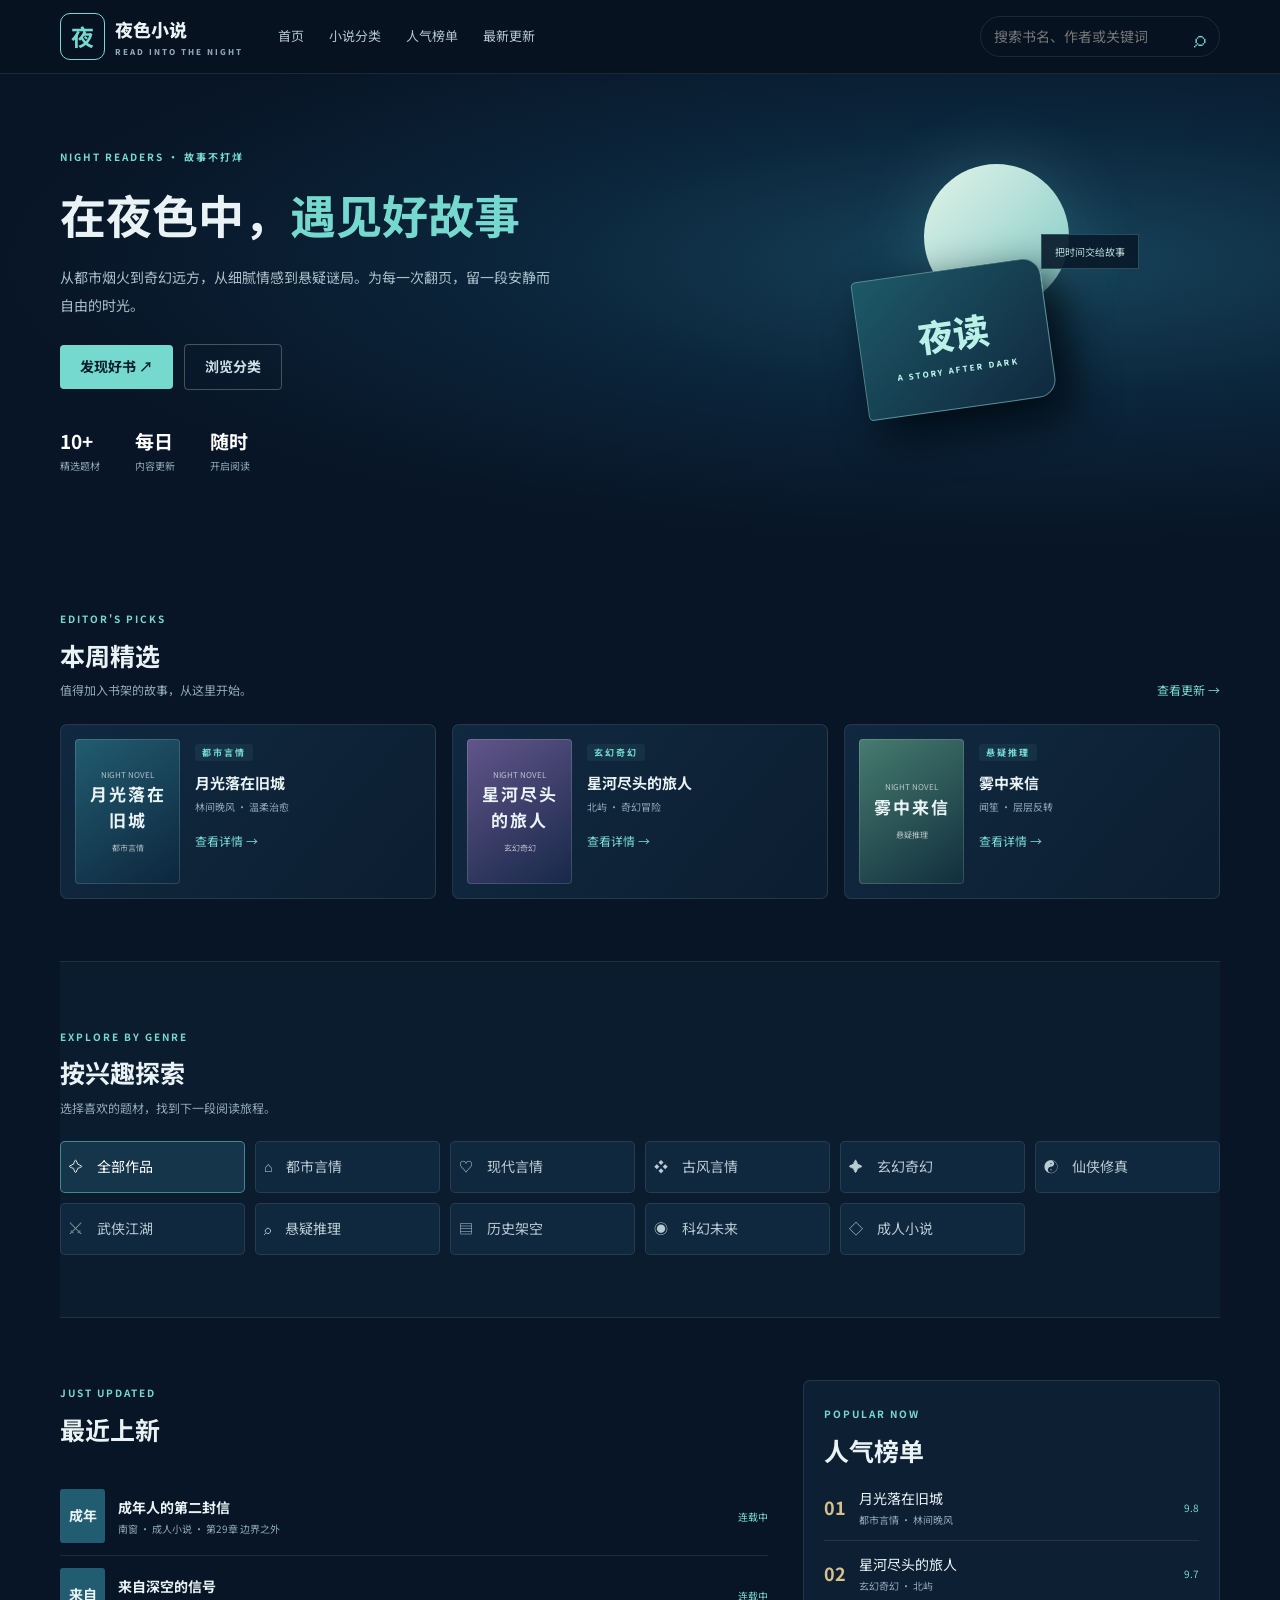
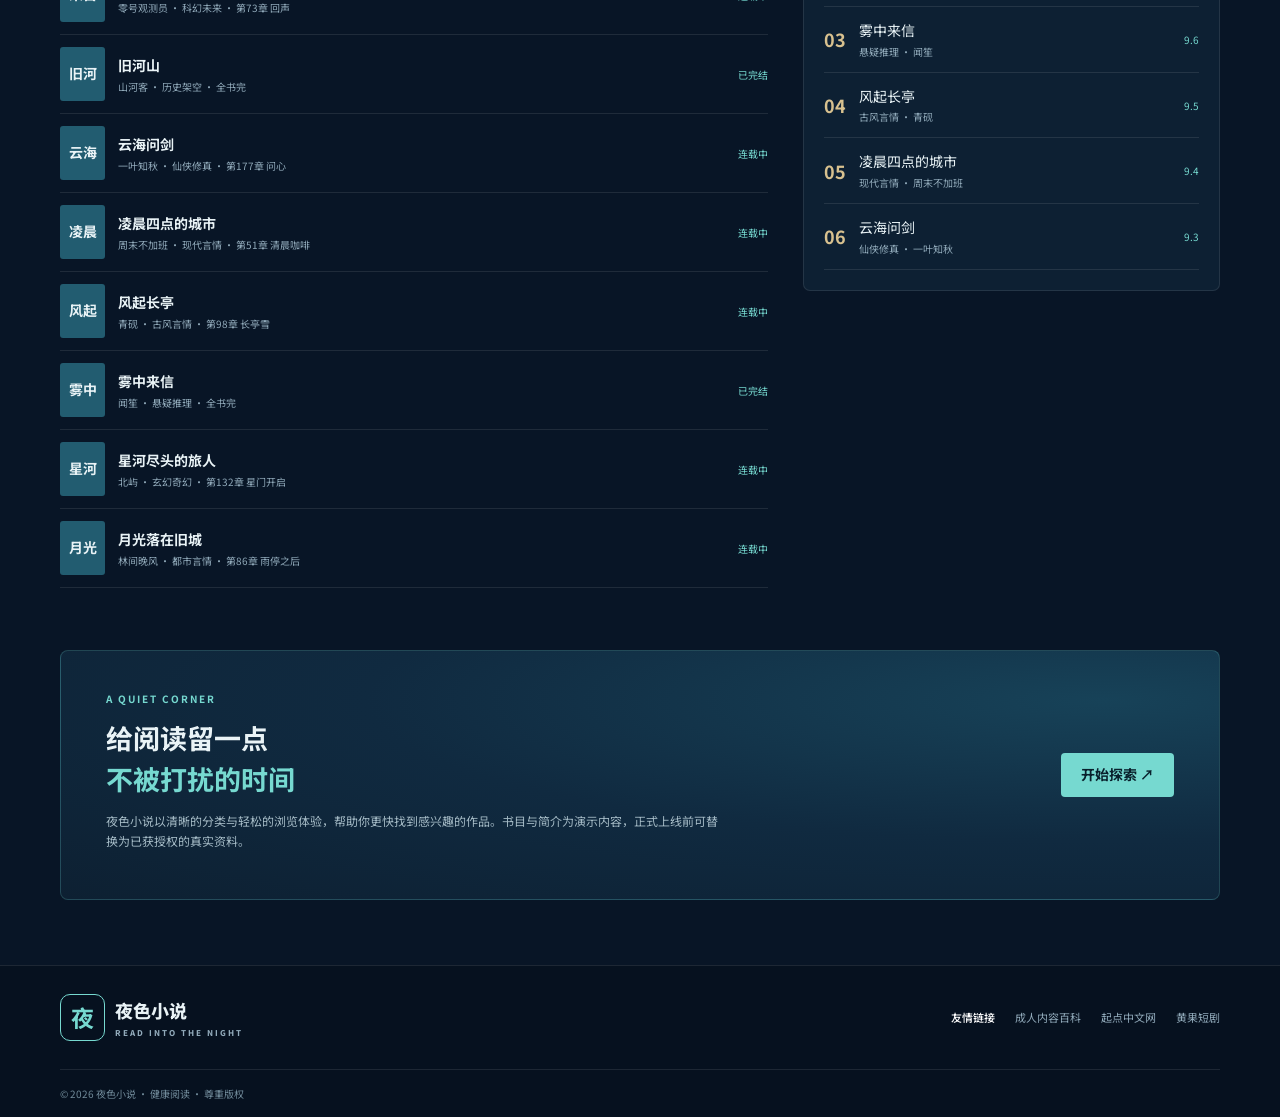
<file: index.html>
<!doctype html><html lang="zh-CN"><head><meta charset="utf-8"><meta name="viewport" content="width=device-width,initial-scale=1"><meta name="description" content="夜色小说，发现值得沉浸阅读的都市、言情、玄幻与悬疑故事。"><title>夜色小说 - 在夜色中，遇见好故事</title><link rel="icon" href="assets/favicon.svg"><link rel="stylesheet" href="assets/style.css"></head><body>
<header><div class="wrap nav"><a class="brand" href="index.html"><b>夜</b><span>夜色小说<small>READ INTO THE NIGHT</small></span></a><button id="menu">☰</button><nav id="nav"><a href="index.html">首页</a><a href="#categories">小说分类</a><a href="#ranking">人气榜单</a><a href="#updates">最新更新</a></nav><form id="search"><input id="q" placeholder="搜索书名、作者或关键词"><button>⌕</button></form></div></header>
<section class="hero"><div class="wrap hero-inner"><div><label>NIGHT READERS · 故事不打烊</label><h1>在夜色中，<em>遇见好故事</em></h1><p>从都市烟火到奇幻远方，从细腻情感到悬疑谜局。为每一次翻页，留一段安静而自由的时光。</p><a class="btn" href="#featured">发现好书 ↗</a> <a class="btn ghost" href="#categories">浏览分类</a><div class="stats"><span><b>10+</b>精选题材</span><span><b>每日</b>内容更新</span><span><b>随时</b>开启阅读</span></div></div><div class="art"><div class="moon"></div><div class="book">夜读<small>A STORY AFTER DARK</small></div><aside>把时间交给故事</aside></div></div></section>
<main class="wrap"><section class="section" id="featured"><div class="heading"><div><label>EDITOR'S PICKS</label><h2>本周精选</h2><p>值得加入书架的故事，从这里开始。</p></div><a href="#updates">查看更新 →</a></div><div class="cards" id="featuredGrid"></div></section>
<section class="section categories" id="categories"><div class="heading"><div><label>EXPLORE BY GENRE</label><h2>按兴趣探索</h2><p>选择喜欢的题材，找到下一段阅读旅程。</p></div></div><div id="categoryList" class="category-list"></div></section>
<section class="section columns"><div><div class="heading"><div><label>JUST UPDATED</label><h2 id="updates">最近上新</h2></div></div><div id="updatesList"></div></div><aside class="ranking" id="ranking"><label>POPULAR NOW</label><h2>人气榜单</h2><div id="rankingList"></div></aside></section>
<section class="promo"><div><label>A QUIET CORNER</label><h2>给阅读留一点<br><em>不被打扰的时间</em></h2><p>夜色小说以清晰的分类与轻松的浏览体验，帮助你更快找到感兴趣的作品。书目与简介为演示内容，正式上线前可替换为已获授权的真实资料。</p></div><a class="btn" href="#featured">开始探索 ↗</a></section></main>
<footer><div class="wrap foot"><a class="brand"><b>夜</b><span>夜色小说<small>READ INTO THE NIGHT</small></span></a><div><strong>友情链接</strong><a href="https://chengrenbaike.com" target="_blank" rel="noopener">成人内容百科</a><a href="https://www.qidian.com" target="_blank" rel="noopener">起点中文网</a><a href="https://huangguoai.com" target="_blank" rel="noopener">黄果短剧</a></div></div><div class="wrap copyright">© <span id="year"></span> 夜色小说 · 健康阅读 · 尊重版权</div></footer>
<script src="data/books.js"></script><script src="assets/app.js"></script></body></html>
</file>
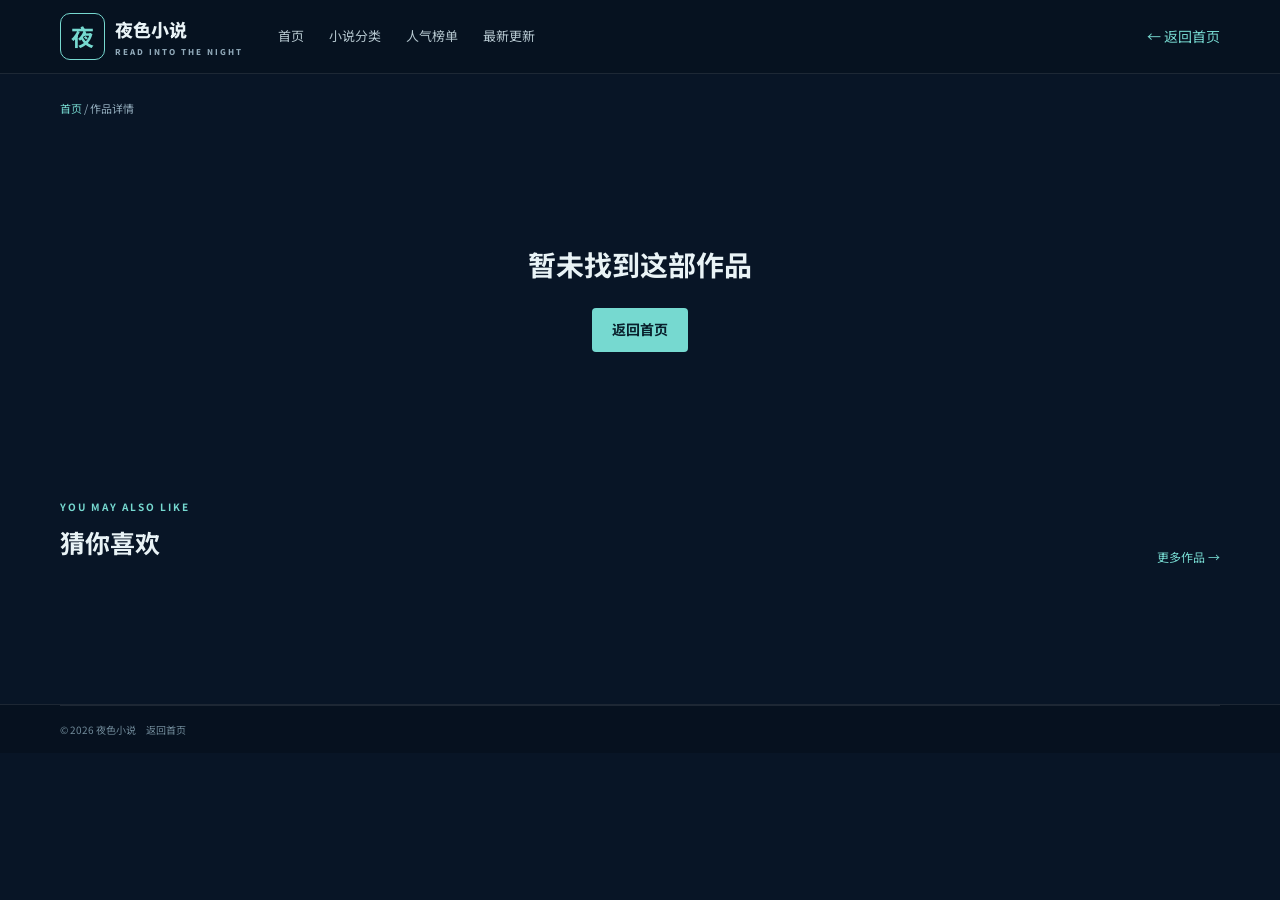
<file: detail.html>
<!doctype html><html lang="zh-CN"><head><meta charset="utf-8"><meta name="viewport" content="width=device-width,initial-scale=1"><meta name="description" content="夜色小说作品详情，查看作品简介、分类、作者与阅读信息。"><title>作品详情 - 夜色小说</title><link rel="icon" href="assets/favicon.svg"><link rel="stylesheet" href="assets/style.css"></head><body><header><div class="wrap nav"><a class="brand" href="index.html"><b>夜</b><span>夜色小说<small>READ INTO THE NIGHT</small></span></a><button id="menu">☰</button><nav id="nav"><a href="index.html">首页</a><a href="index.html#categories">小说分类</a><a href="index.html#ranking">人气榜单</a><a href="index.html#updates">最新更新</a></nav><a class="back" href="index.html">← 返回首页</a></div></header><main class="wrap detail"><div class="crumb"><a href="index.html">首页</a> / 作品详情</div><div id="detailContent">正在加载作品信息…</div><section class="section"><div class="heading"><div><label>YOU MAY ALSO LIKE</label><h2>猜你喜欢</h2></div><a href="index.html#featured">更多作品 →</a></div><div id="relatedGrid" class="cards"></div></section></main><footer><div class="wrap copyright">© <span id="year"></span> 夜色小说　<a href="index.html">返回首页</a></div></footer><script src="data/books.js"></script><script src="assets/app.js"></script></body></html>
</file>
<file: assets/style.css>
@import url('https://fonts.googleapis.com/css2?family=Noto+Sans+SC:wght@400;500;700;800&display=swap');:root{--bg:#081526;--panel:#102940;--text:#e9f3f6;--muted:#91aaba;--cyan:#76d9d0;--line:#ffffff18}*{box-sizing:border-box}body{margin:0;background:var(--bg);color:var(--text);font:14px 'Noto Sans SC',sans-serif;line-height:1.7}a{color:inherit;text-decoration:none}button,input{font:inherit}.wrap{width:min(1160px,calc(100% - 36px));margin:auto}header{height:74px;background:#071321ed;border-bottom:1px solid var(--line);position:sticky;top:0;z-index:5;backdrop-filter:blur(12px)}.nav{height:100%;display:flex;align-items:center;gap:35px}.brand{display:flex;gap:10px;align-items:center;font-size:18px;font-weight:800}.brand b{border:1px solid var(--cyan);color:var(--cyan);padding:3px 10px;border-radius:10px;font-size:23px}.brand small{display:block;font-size:8px;color:var(--muted);letter-spacing:2px}nav{display:flex;gap:25px;flex:1;color:#b6c8d0;font-size:13px}nav a:hover,.back{color:var(--cyan)}#menu{display:none;background:none;color:white;border:0;font-size:22px}form{display:flex;border:1px solid var(--line);border-radius:30px;overflow:hidden}input{background:transparent;border:0;padding:8px 13px;color:white;outline:0;width:200px}form button{background:none;border:0;color:var(--cyan);font-size:23px;padding:0 13px}.hero{background:radial-gradient(ellipse at 80% 40%,#17445a,#0b253b 35%,#081526 70%);position:relative;overflow:hidden}.hero-inner{min-height:470px;display:flex;align-items:center;position:relative}.hero-inner>div:first-child{width:60%;padding:55px 0}.hero label, label{color:var(--cyan);letter-spacing:2px;font-size:10px;font-weight:700}.hero h1{font-size:46px;line-height:1.3;margin:18px 0}.hero em,.promo em{color:var(--cyan);font-style:normal}.hero p{color:#a9bfca;max-width:500px;line-height:2;margin-bottom:25px}.btn{display:inline-block;padding:10px 20px;border-radius:4px;background:var(--cyan);color:#09202c;font-weight:700;border:0;cursor:pointer}.btn.ghost{background:transparent;border:1px solid #ffffff40;color:#d1e0e5;margin-left:8px}.stats{display:flex;gap:35px;margin-top:35px;color:var(--muted);font-size:10px}.stats span{display:flex;flex-direction:column}.stats b{font-size:19px;color:white}.art{position:absolute;right:7%;width:350px;height:330px}.moon{position:absolute;right:70px;top:20px;width:145px;height:145px;border-radius:50%;background:linear-gradient(135deg,#e2f4e9,#80c9c5);box-shadow:0 0 75px #76d9d033}.book{position:absolute;top:125px;left:70px;width:190px;height:140px;display:grid;place-content:center;text-align:center;background:linear-gradient(140deg,#1d5967,#10283e);border:1px solid #9de4d777;border-radius:5px 18px 18px 5px;transform:rotate(-8deg);font-size:36px;font-weight:800;color:#b9f0e7;box-shadow:15px 20px 45px #020b13}.book small{font-size:8px;letter-spacing:2px}.art aside{position:absolute;right:0;top:90px;padding:8px 13px;background:#081a2be8;border:1px solid #76d9d044;color:#b8d8d7;font-size:10px}.section{padding:62px 0}.heading{display:flex;justify-content:space-between;align-items:end;margin-bottom:23px}.heading h2,.ranking h2{font-size:25px;margin:4px 0}.heading p{color:var(--muted);font-size:12px;margin:0}.heading>a,.more{color:var(--cyan);font-size:12px}.cards{display:grid;grid-template-columns:repeat(3,1fr);gap:16px}.card{display:flex;gap:15px;padding:14px;background:linear-gradient(130deg,#102940,#0c1e31);border:1px solid var(--line);border-radius:7px}.cover{width:105px;height:145px;flex-shrink:0;border-radius:4px;display:flex;flex-direction:column;justify-content:center;align-items:center;text-align:center;padding:10px;background:linear-gradient(145deg,#225c70,#0c263d);box-shadow:inset 0 0 0 1px #ffffff24}.cover small,.cover i{font-size:8px;color:#ffffffa8}.cover b{font-size:17px;line-height:1.5;letter-spacing:2px}.cover i{font-style:normal;margin-top:9px}.c-purple{background:linear-gradient(145deg,#62558a,#172849)}.c-green{background:linear-gradient(145deg,#477b70,#102f3c)}.c-gold{background:linear-gradient(145deg,#9a7950,#42334b)}.c-pink{background:linear-gradient(145deg,#9b637a,#422e50)}.c-cyan{background:linear-gradient(145deg,#287d88,#12344e)}.c-red{background:linear-gradient(145deg,#8c514c,#3a293d)}.c-navy{background:linear-gradient(145deg,#45627f,#111f39)}.c-wine{background:linear-gradient(145deg,#815064,#2e263d)}.card>div:last-child{min-width:0}.card label,.pill{font-size:9px;color:var(--cyan);background:#76d9d012;padding:2px 7px;border-radius:3px}.card h3{font-size:15px;margin:8px 0 2px}.card p{font-size:10px;color:var(--muted);margin:0 0 8px}.more{display:block;margin-top:16px}.categories{background:#0b1c2e;border-block:1px solid var(--line)}.category-list{display:grid;grid-template-columns:repeat(6,1fr);gap:10px}.chip{padding:13px 8px;text-align:left;background:#10283d;border:1px solid var(--line);border-radius:5px;color:#b9cbd3;cursor:pointer}.chip.on,.chip:hover{border-color:#76d9d080;background:#14354a;color:white}.columns{display:grid;grid-template-columns:1.7fr 1fr;gap:35px}.update,.rank{display:flex;align-items:center;gap:13px;padding:12px 0;border-bottom:1px solid var(--line)}.mini{width:45px;height:54px;display:grid;place-items:center;border-radius:3px;font-weight:bold;background:#225c70}.update>span:nth-child(2),.rank span{flex:1}.update small,.rank small{display:block;color:var(--muted);font-size:10px}.update i,.rank i{font-size:10px;color:var(--cyan);font-style:normal}.ranking{padding:20px;background:#0d2033;border:1px solid var(--line);border-radius:7px;align-self:start}.rank>b{color:#d8c18f;font-size:18px}.promo{display:flex;justify-content:space-between;align-items:center;padding:35px 45px;margin:0 0 65px;background:radial-gradient(ellipse at 90% 20%,#174258,#102a40 50%,#0d2032);border:1px solid #76d9d033;border-radius:8px}.promo h2{font-size:27px;line-height:1.5;margin:8px 0}.promo p{max-width:620px;color:#a4bac5;font-size:12px}footer{background:#06111f;border-top:1px solid var(--line)}.foot{padding:28px 0;display:flex;justify-content:space-between;align-items:center}.foot>div{display:flex;gap:20px;align-items:center;color:var(--muted);font-size:11px}.foot strong{color:white;font-weight:500}.copyright{padding:15px 0;border-top:1px solid var(--line);color:#718b9a;font-size:10px}.detail{min-height:70vh}.crumb{padding:25px 0;color:var(--muted);font-size:11px}.crumb a{color:var(--cyan)}.detail-hero{display:grid;grid-template-columns:250px 1fr;gap:40px;padding:35px;background:#10283d;border:1px solid var(--line);border-radius:8px}.detail-cover .cover{width:210px;height:285px}.detail-cover .cover b{font-size:26px}.detail-hero h1{font-size:32px;margin:10px 0}.detail-hero p{color:#a8bdc8;font-size:12px}.detail-hero .intro{line-height:2;font-size:13px}.metrics{display:flex;gap:35px;margin:22px 0}.metrics span{display:flex;flex-direction:column;color:var(--muted);font-size:10px}.metrics b{color:var(--cyan);font-size:18px}.notice{font-size:10px!important;color:#77909e!important}.detail-lower{display:grid;grid-template-columns:1fr 280px;gap:25px;margin-top:25px}.detail-lower section,.detail-lower aside{background:#0d2033;border:1px solid var(--line);padding:24px;border-radius:7px}.detail-lower p{color:#a8bdc8;font-size:13px;line-height:2}.detail-lower aside p{display:flex;justify-content:space-between;border-bottom:1px solid var(--line);font-size:11px}.detail-lower aside p b{color:#c8dce2}.reading{padding:15px;background:#102a3d;border-left:2px solid var(--cyan)}.reading b{color:var(--cyan)}.reading p{font-size:11px}.notfound{text-align:center;padding:80px}.back{white-space:nowrap}
@media(max-width:900px){.cards{grid-template-columns:repeat(2,1fr)}.category-list{grid-template-columns:repeat(4,1fr)}.nav{gap:18px}nav{gap:13px}.art{right:-3%;opacity:.8}}
@media(max-width:650px){.wrap{width:calc(100% - 30px)}header{height:65px}.nav{gap:10px;justify-content:space-between}.brand{font-size:15px}#menu{display:block;order:3}nav{display:none;position:absolute;top:64px;left:0;right:0;padding:15px;background:#081a2b;flex-direction:column}nav.open{display:flex}form{width:38px;border:0}form input{display:none}.hero-inner{min-height:550px;align-items:flex-start}.hero-inner>div:first-child{width:100%;padding-top:48px}.hero h1{font-size:34px}.art{transform:scale(.7);transform-origin:bottom right;right:0;bottom:0;top:auto}.stats{gap:22px}.section{padding:42px 0}.cards{grid-template-columns:1fr}.category-list{grid-template-columns:repeat(2,1fr)}.columns,.detail-lower{grid-template-columns:1fr}.promo{display:block;padding:25px;margin-bottom:40px}.promo .btn{margin-top:12px}.foot{display:block}.foot>div{flex-wrap:wrap;margin-top:20px}.detail-hero{grid-template-columns:1fr;padding:22px}.detail-cover .cover{width:165px;height:225px;margin:auto}.detail-hero h1{font-size:26px}.metrics{gap:22px}.back{font-size:11px}}
</file>
